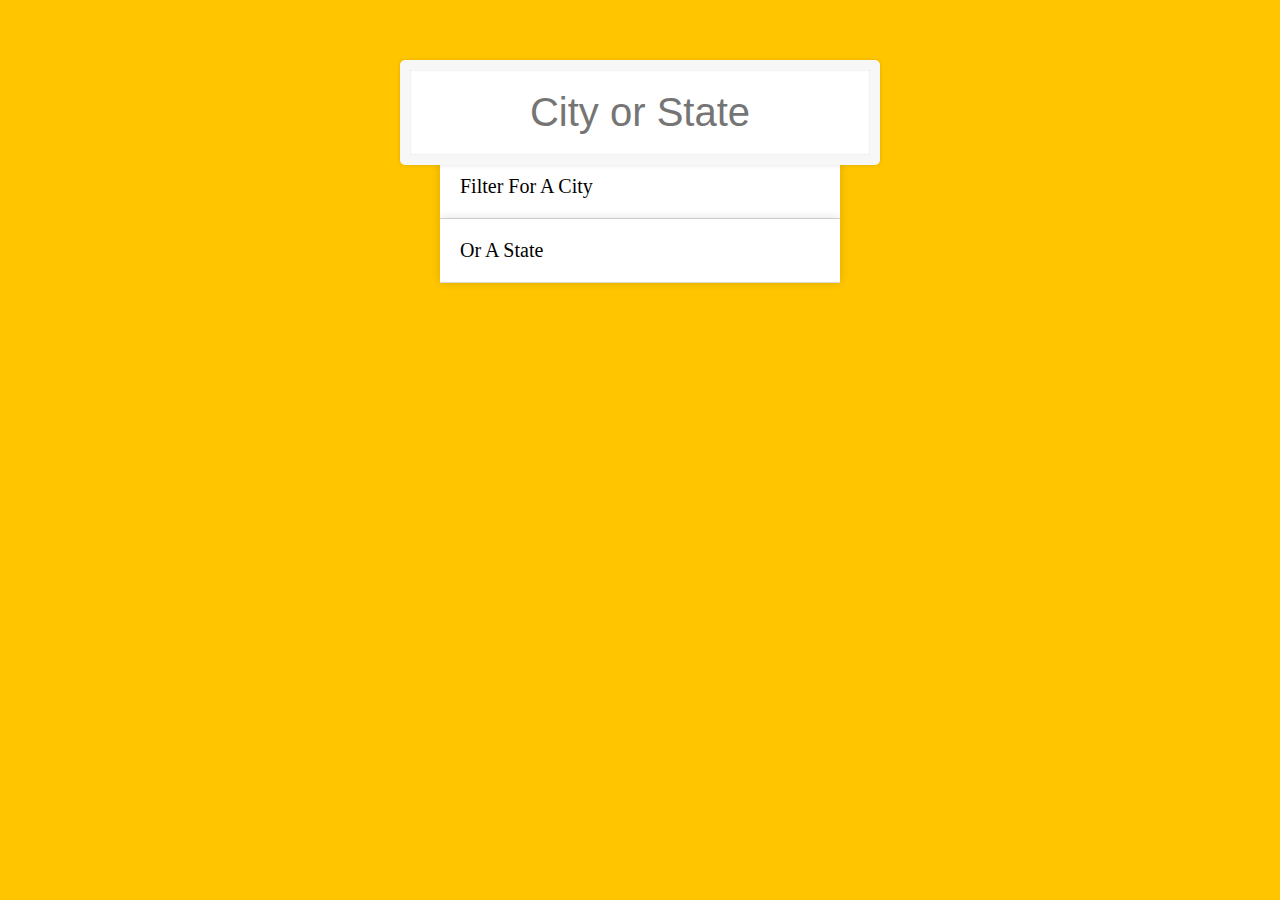
<file: Ajax Type Ahead/index.html>
<!DOCTYPE html>
<html lang="en">
<head>
  <meta charset="UTF-8">
  <title>Type Ahead 👀</title>
  <link rel="stylesheet" href="style.css">
</head>
<body>

  <form class="search-form">
    <input type="text" class="search" placeholder="City or State">
    <ul class="suggestions">
      <li>Filter for a city</li>
      <li>or a state</li>
    </ul>
  </form>
<script src="./script.js"></script>
</body>
</html>
</file>
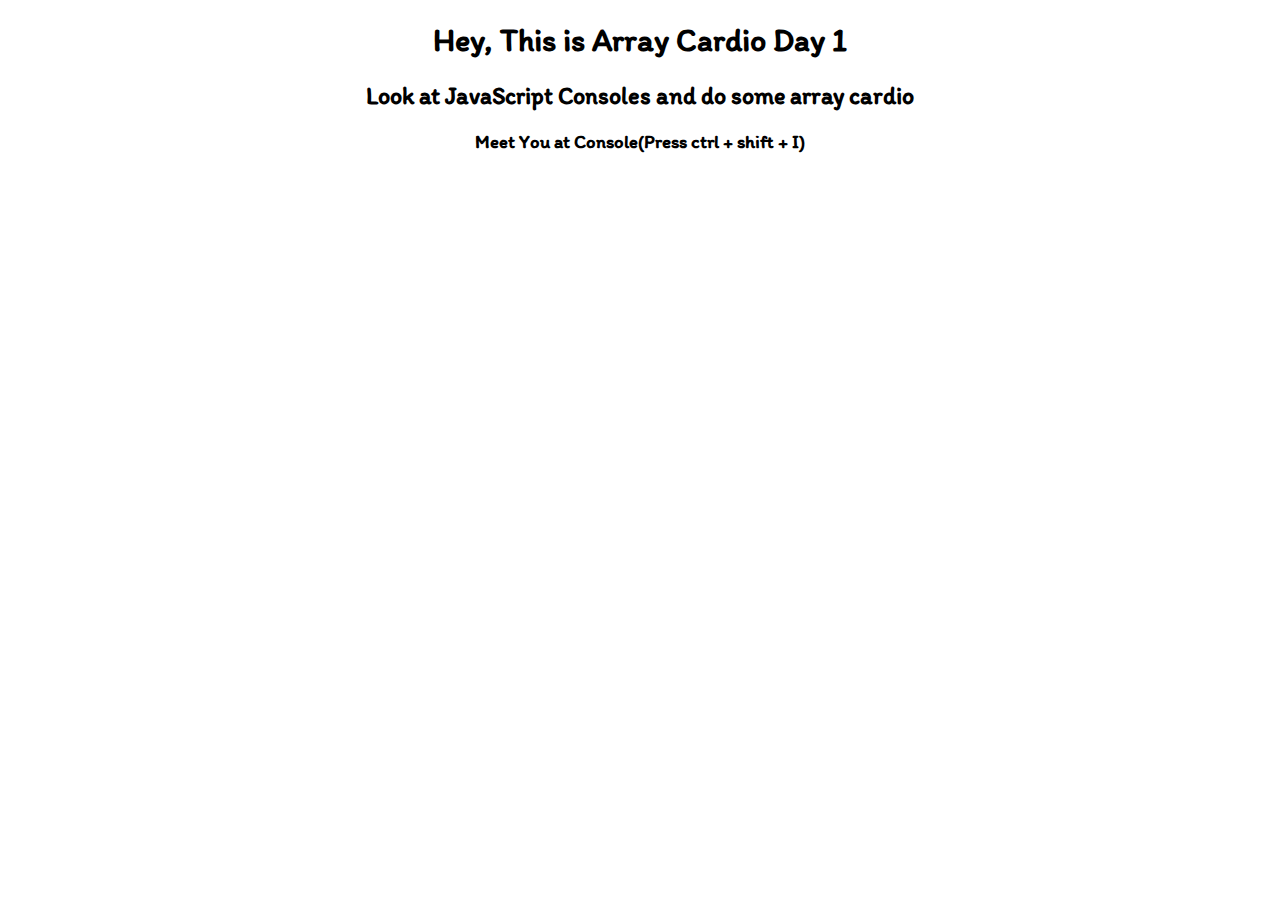
<file: Array Cardio Day1/index.html>
<!DOCTYPE html>
<html lang="en">
<head>
    <meta charset="UTF-8">
    <meta http-equiv="X-UA-Compatible" content="IE=edge">
    <meta name="viewport" content="width=device-width, initial-scale=1.0">
    <title>Array Cardio Day 1</title>
</head>
<style>
    @import url('https://fonts.googleapis.com/css2?family=Itim&display=swap');
    .h1,.h2,.h3{
        text-align: center;
        font-family: 'Itim', cursive;
    }
</style>
<body>
    <h1 class="h1">Hey, This is Array Cardio Day 1</h1>
    <h2 class="h2">Look at JavaScript Consoles and do some array cardio</h2>
    <h3 class="h3">Meet You at Console(Press ctrl + shift + I)</h3>
    
<script src="script.js"></script>
</body>
</html>
</file>
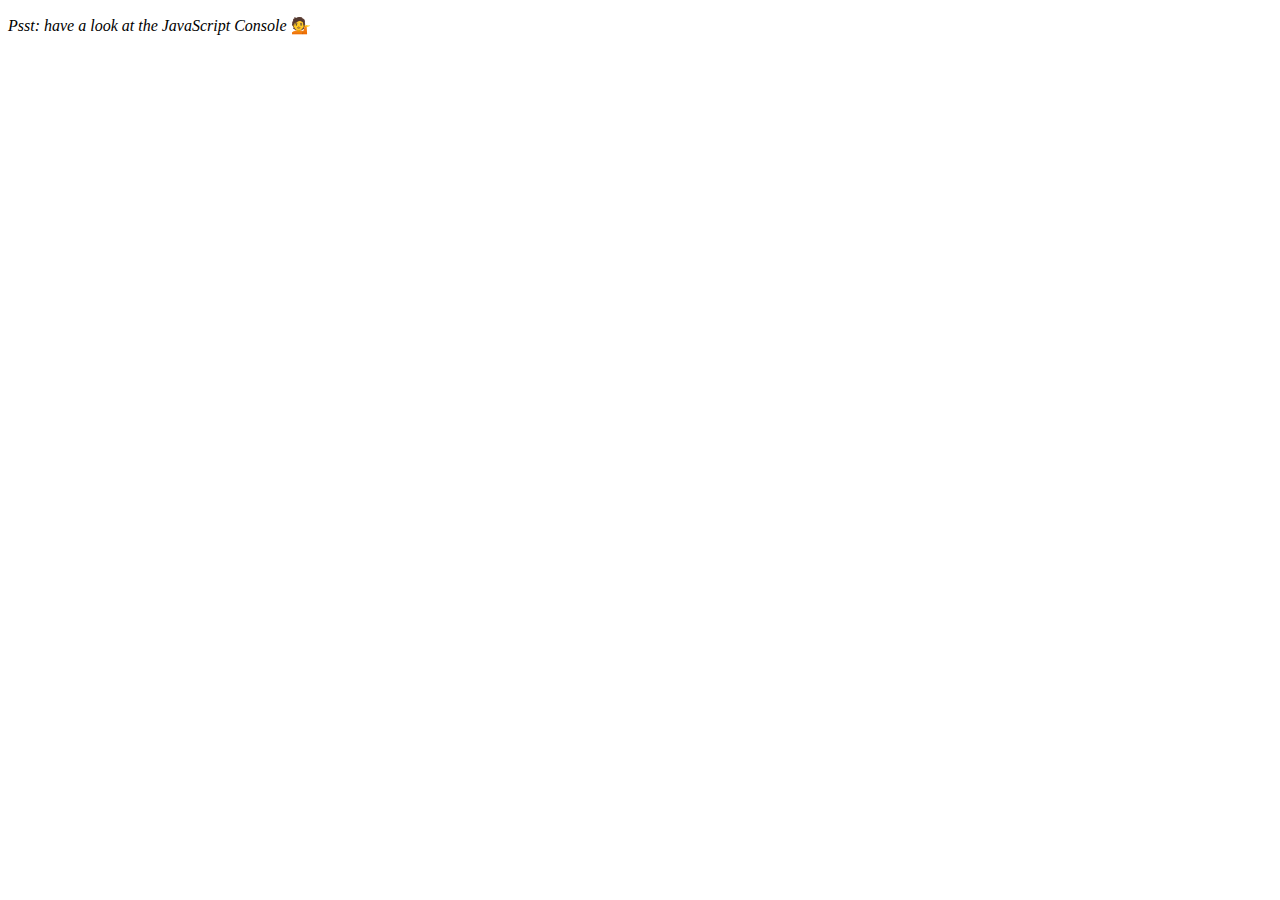
<file: Array Cardio Day2/index.html>
<!DOCTYPE html>
<html lang="en">
<head>
  <meta charset="UTF-8">
  <title>Array Cardio 💪💪</title>
</head>
<body>
  <p><em>Psst: have a look at the JavaScript Console</em> 💁</p>
  <script>
    // ## Array Cardio Day 2

    const people = [
      { name: 'Wes', year: 1988 },
      { name: 'Kait', year: 1986 },
      { name: 'Irv', year: 1970 },
      { name: 'Lux', year: 2015 }
    ];

    const comments = [
      { text: 'Love this!', id: 523423 },
      { text: 'Super good', id: 823423 },
      { text: 'You are the best', id: 2039842 },
      { text: 'Ramen is my fav food ever', id: 123523 },
      { text: 'Nice Nice Nice!', id: 542328 }
    ];

    // Some and Every Checks
    // Array.prototype.some() // is at least one person 19 or older?
    const isAdult = people.some(person => {
        const currentYear = (new Date()).getFullYear();
        return currentYear - person.year >= 19;
    });

    console.log(isAdult);

    // Array.prototype.every() // is everyone 19 or older?
    const isAllAdult = people.every(person => {
        const currentYear = (new Date()).getFullYear();
        return currentYear - person.year >= 19;
    });

    console.log(isAllAdult);


    // Array.prototype.find()
    // Find is like filter, but instead returns just the one you are looking for
    // find the comment with the ID of 823423
    const comment = comments.find(comment => {
        if(comment.id === 823423){
            return true;
        }
    })
    console.log(comment);
    /* 
    arrow function code
    const comment = comments.find(comment => {comment.id === 823423};
    console.log(comment);
    */

    // Array.prototype.findIndex()
    // Find the comment with this ID
    // delete the comment with the ID of 823423
    const index = comments.findIndex(comment => comment.id === 823423);
    console.log(index);
    comments.splice(index, 1);

    //or
    const newComments = [
        ...comments.slice(0, index),
        ...comments.splice(index + 1)
    ];
    console.log(newComments);
  </script>
</body>
</html>
</file>
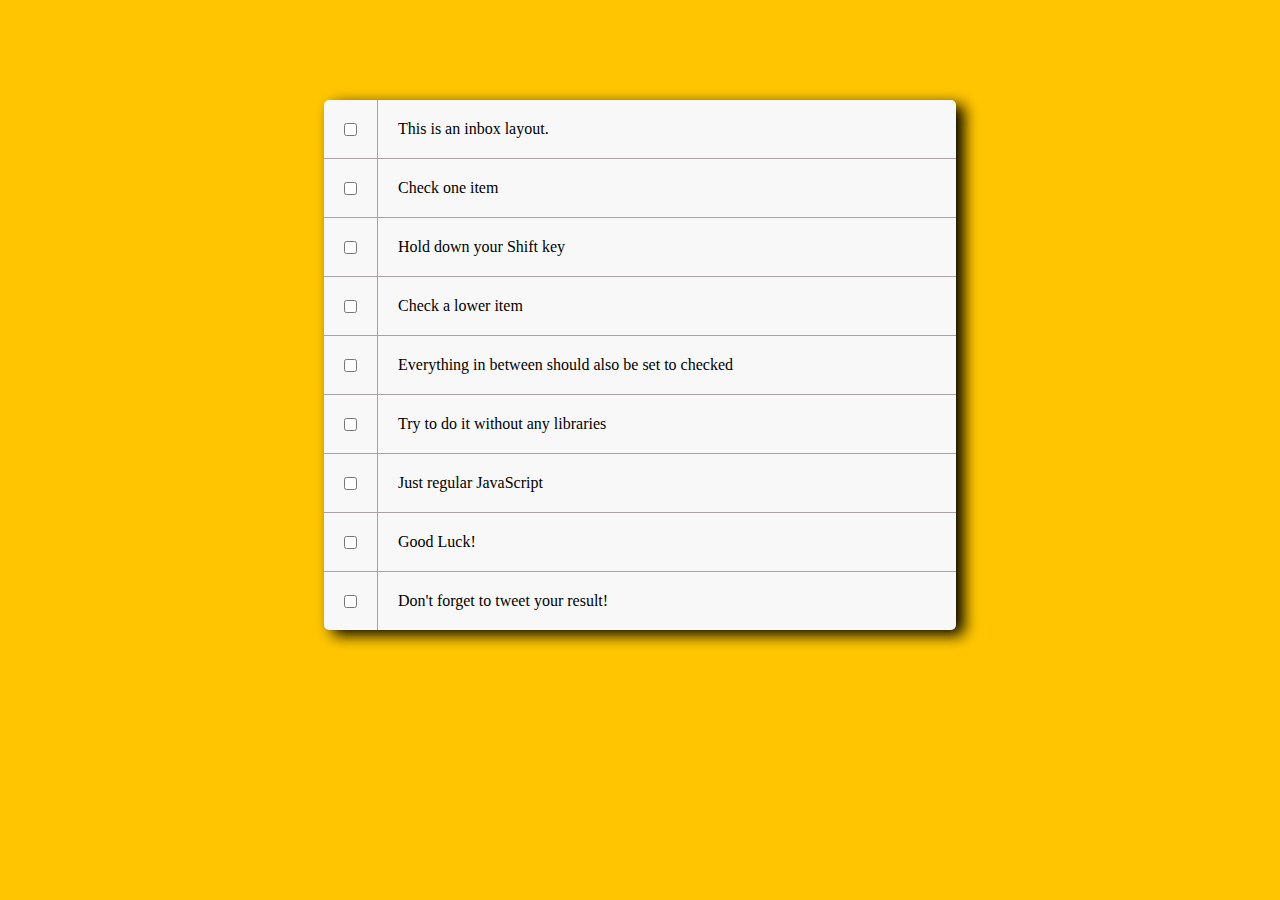
<file: check multiple checkboxes/index.html>
<!DOCTYPE html>
<html lang="en">
<head>
  <meta charset="UTF-8">
  <title>Hold Shift to Check Multiple Checkboxes</title>
</head>
<link rel="stylesheet" href="./style.css">
<body>
    <!--
   The following is a common layout you would see in an email client.
   When a user clicks a checkbox, holds Shift, and then clicks another checkbox a few rows down, all the checkboxes inbetween those two checkboxes should be checked.
  -->
    <div class="inbox">
        <div class="item">
            <input type="checkbox">
            <p>This is an inbox layout.</p>
        </div>
        <div class="item">
            <input type="checkbox">
            <p>Check one item</p>
        </div>
        <div class="item">
            <input type="checkbox">
            <p>Hold down your Shift key</p>
        </div>
        <div class="item">
            <input type="checkbox">
            <p>Check a lower item</p>
        </div>
        <div class="item">
            <input type="checkbox">
            <p>Everything in between should also be set to checked</p>
        </div>
        <div class="item">
            <input type="checkbox">
            <p>Try to do it without any libraries</p>
        </div>
        <div class="item">
            <input type="checkbox">
            <p>Just regular JavaScript</p>
        </div>
        <div class="item">
            <input type="checkbox">
            <p>Good Luck!</p>
        </div>
        <div class="item">
            <input type="checkbox">
            <p>Don't forget to tweet your result!</p>
        </div>
    </div>
<script src="./script.js"></script>
</body>
</html>
</file>
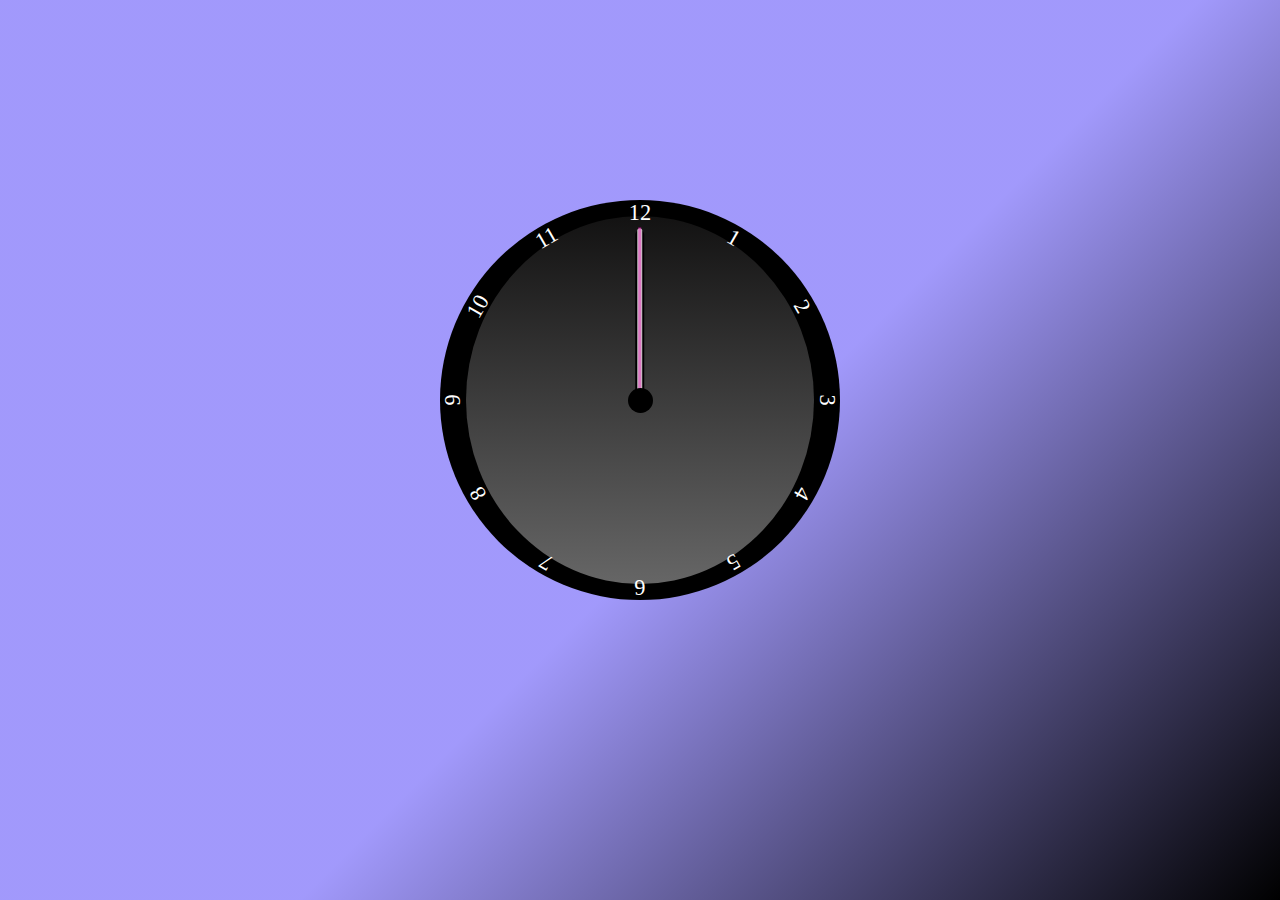
<file: CSS Clock/index.html>
<!DOCTYPE html>
<html lang="en">
<head>
    <meta charset="UTF-8">
    <meta http-equiv="X-UA-Compatible" content="IE=edge">
    <meta name="viewport" content="width=device-width, initial-scale=1.0">
    <title>CSS Clock</title>
    <link rel="stylesheet" href="./style.css">
</head>
<body>
    <div class="clock">
        <div class="clock-face">
            <div class="hand hour" hour-hand></div>
            <div class="hand minute" minute-hand></div>
            <div class="hand second" second-hand></div>
        </div>
        <div class="number number1">1</div>
        <div class="number number2">2</div>
        <div class="number number3">3</div>
        <div class="number number4">4</div>
        <div class="number number5">5</div>
        <div class="number number6">6</div>
        <div class="number number7">7</div>
        <div class="number number8">8</div>
        <div class="number number9">9</div>
        <div class="number number10">10</div>
        <div class="number number11">11</div>
        <div class="number number12">12</div>
        
    </div>
    
    
    
<script src="./script.js"></script>
</body>
</html>
</file>
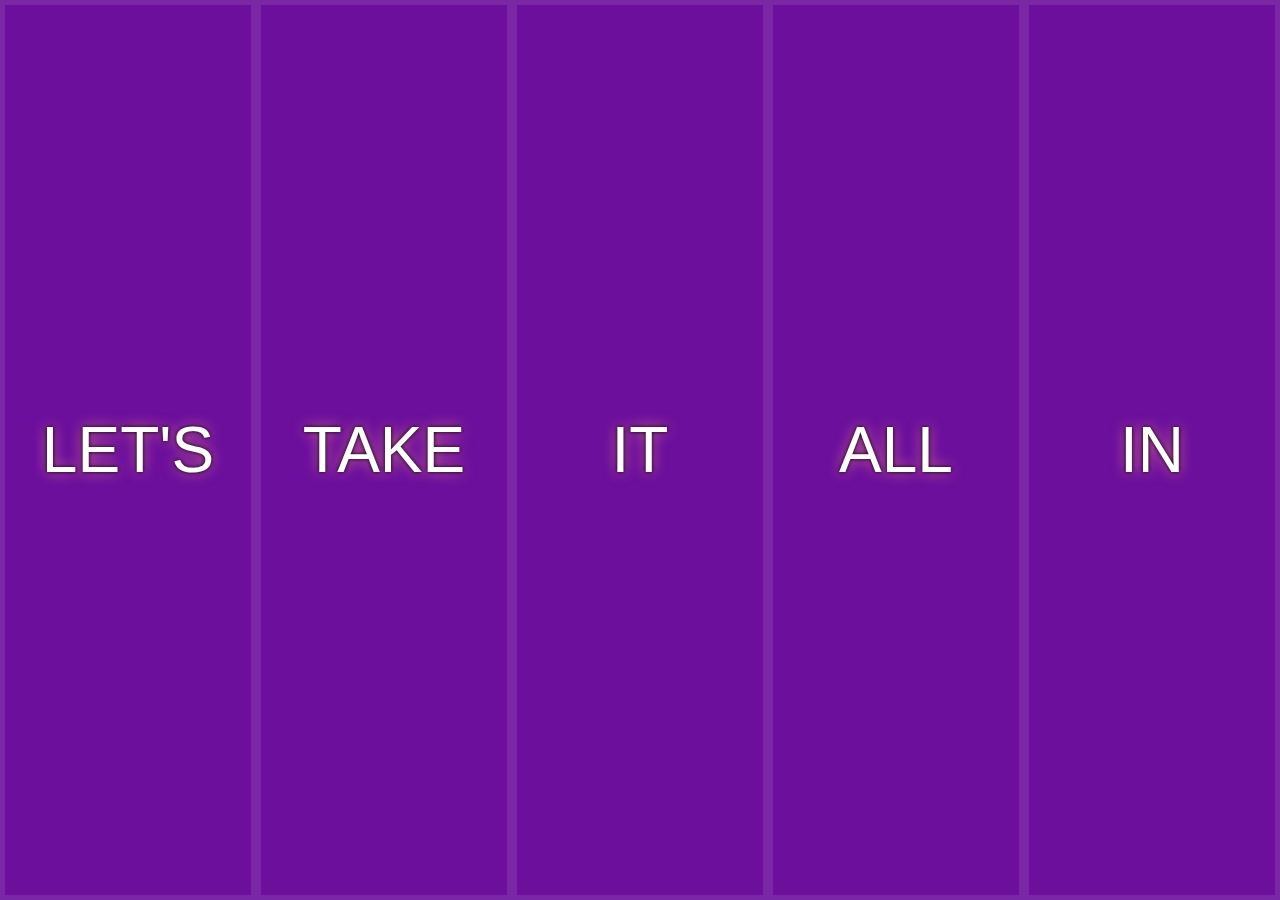
<file: Flex Image Gallery/index.html>
<!DOCTYPE html>
<html lang="en">
<head>
    <meta charset="UTF-8">
    <meta http-equiv="X-UA-Compatible" content="IE=edge">
    <meta name="viewport" content="width=device-width, initial-scale=1.0">
    <link rel="stylesheet" href="./style.css">
    <title>Flex Pannel</title>
</head>
<body>
    <div class="panels">
        <div class="panel panel1">
          <p>Hey</p>
          <p>Let's</p>
          <p>Dance</p>
        </div>
        <div class="panel panel2">
          <p>Give</p>
          <p>Take</p>
          <p>Receive</p>
        </div>
        <div class="panel panel3">
          <p>Experience</p>
          <p>It</p>
          <p>Today</p>
        </div>
        <div class="panel panel4">
          <p>Give</p>
          <p>All</p>
          <p>You can</p>
        </div>
        <div class="panel panel5">
          <p>Life</p>
          <p>In</p>
          <p>Motion</p>
        </div>
      </div>
<script>
    const panels = document.querySelectorAll('.panel');

    function toggelOpen(e) {
        e.target.classList.toggle("open");
    }
    const openActiveClass = (e) => {
      if (e.propertyName.includes('flex')){
        e.target.classList.toggle('open-active');
      }
    }
    panels.forEach(panel => panel.addEventListener("click", toggelOpen))
    panels.forEach(panel => panel.addEventListener('transitionend', openActiveClass));
</script>
</body>
</html>
</file>
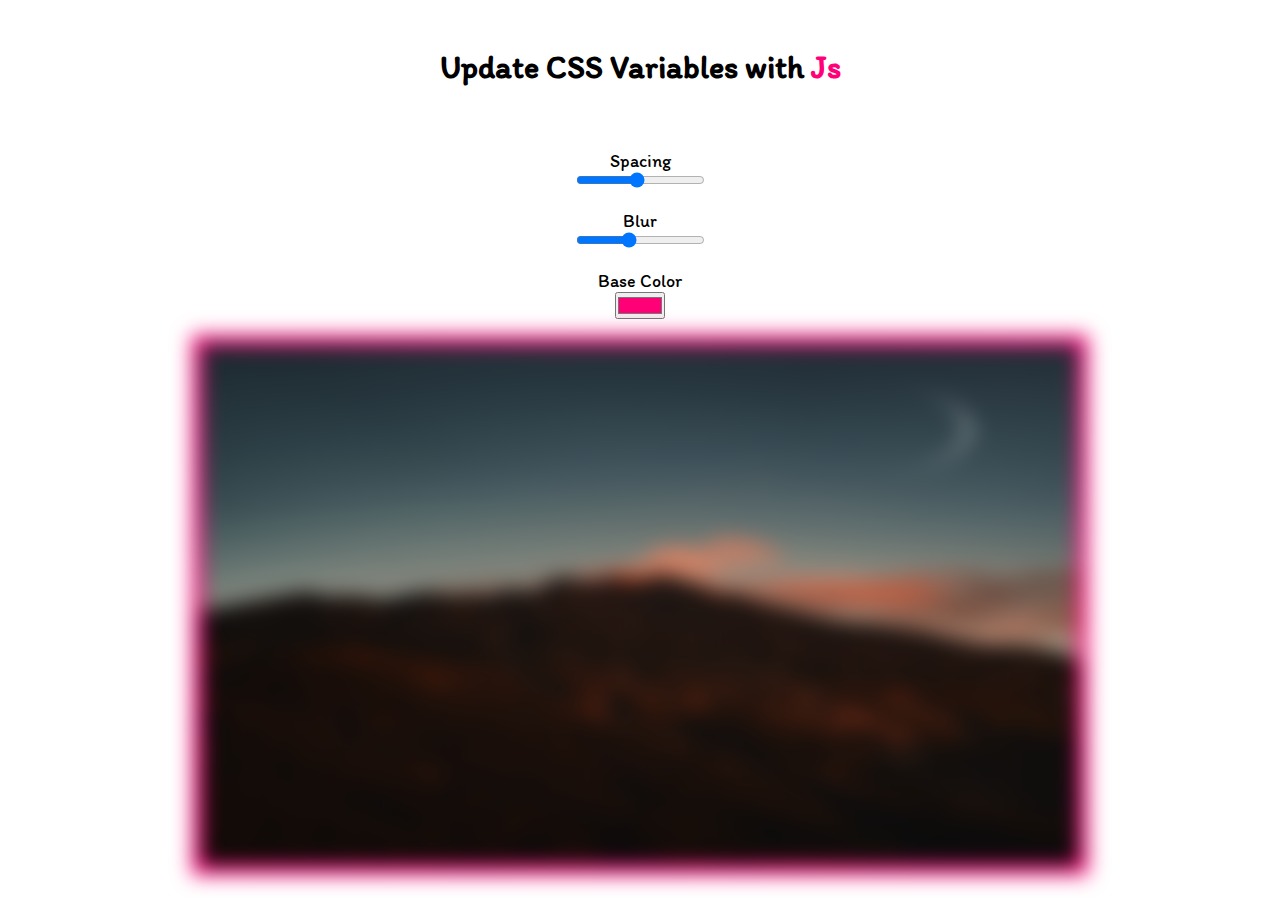
<file: Update_Variables/index.html>
<!DOCTYPE html>
<html lang="en">
<head>
    <meta charset="UTF-8">
    <meta http-equiv="X-UA-Compatible" content="IE=edge">
    <meta name="viewport" content="width=device-width, initial-scale=1.0">
    <link rel="stylesheet" href="style.css">
    <title>Document</title>
</head>
<body>
    <h1>Update CSS Variables with <span class="h1">Js</span> </h1>
    <main>
        <div class="controls">
            <label for="spacing">Spacing</label>
            <input type="range" name="spacing" min="10" max="200" value="100" data-sizing="px"><br>

            <label for="blur">Blur</label>
            <input type="range" name="blur" min="0" max="25" value="10" data-sizing="px"><br>

            <label for="base">Base Color</label>
            <input type="color" name="base" value="#ff0077">
        </div>
        <img src="1.jpg" alt="sprituality">
        
    </main>
    
    
<script src="script.js"></script>
</body>
</html>
</file>
<file: Ajax Type Ahead/style.css>
html {
    box-sizing: border-box;
    background: #ffc600;
    font-family: 'helvetica neue';
    font-size: 20px;
    font-weight: 200;
}
  
*, *:before, *:after {
    box-sizing: inherit;
}
  
input {
    width: 100%;
    padding: 20px;
}
  
.search-form {
    max-width: 400px;
    margin: 50px auto;
}
  
input.search {
    margin: 0;
    text-align: center;
    outline: 0;
    border: 10px solid #F7F7F7;
    width: 120%;
    left: -10%;
    position: relative;
    top: 10px;
    z-index: 2;
    border-radius: 5px;
    font-size: 40px;
    box-shadow: 0 0 5px rgba(0, 0, 0, 0.12), inset 0 0 2px rgba(0, 0, 0, 0.19);
}
  
.suggestions {
    margin: 0;
    padding: 0;
    position: relative;
    /*perspective: 20px;*/
}
  
.suggestions li {
    background: white;
    list-style: none;
    border-bottom: 1px solid #D8D8D8;
    box-shadow: 0 0 10px rgba(0, 0, 0, 0.14);
    margin: 0;
    padding: 20px;
    transition: background 0.2s;
    display: flex;
    justify-content: space-between;
    text-transform: capitalize;
}
  
span.population {
    font-size: 15px;
}
  
.hl {
    background: #ffc600;
}
</file>
<file: check multiple checkboxes/style.css>
html{
    background:#ffc600;
    font-family:Georgia, 'Times New Roman', Times, serif;
}
.inbox{
    width:50%;
    margin:100px auto;
    background:rgb(248, 248, 248);
    box-shadow: 8px 5px 15px rgb(0, 0, 0);
    border-radius: 5px;
}
.item{
    display:flex;
    align-items:center;
    border-bottom: 1px solid rgb(170, 162, 162);
}
.item:last-child{
    border:0;
}
input:checked + p{
    background:rgb(224, 224, 224);
    text-decoration: line-through;
}
input[type="checkbox"]{
    margin: 20px;
}
p{
    margin: 0;
    padding: 20px;
    flex:1;
    transition: background 0.2s ease-in;
    font-size: 1rem;
    font-weight: 200;
    border-left: 1px solid rgb(170, 162, 162);
}
</file>
<file: CSS Clock/style.css>
*{
    margin: 0;
    padding: 0;
    box-sizing: border-box;
}
html{
    background: linear-gradient(-45deg , black,  rgba(21, 0, 246, 0.4) 45%);
    background-repeat: no-repeat;
    height:100vh;
    animation: changecolor 5s infinite ease-in-out alternate-reverse;
}


.clock{
    width:400px;
    height:400px;
    background-color: rgb(0, 0, 0);
    border-radius: 50%;
    position:relative;
    top:50%;
    left:50%;
    transform:translate(-50%, 50%);
    display: flex;
    justify-content:center;
    align-items: center;
    padding:1rem;
    
    
}
.clock::after{
    content: '';
    position:absolute;
    background-color:black;
    width:25px;
    height:25px;
    border-radius: 50%;
}
.clock-face{
    margin:10px;
    position: relative;
    height: 100%;
    width:100%;
    background: linear-gradient(rgba(94, 91, 91, 0.2),rgba(255, 255, 255, 0.4));
    border-radius: 50%;
}
.hand{
    width:50%;
    height: 4px;
    background-color:rgb(199, 198, 198);
    position: absolute;
    top:50%;
    transform-origin: 100%;
    transform: rotate(90deg);
    
    transition-timing-function: cubic-bezier(0.06, 0.74, 0.58, 1);
}
.second{
    height:2.5px;
    background-color:rgba(255, 0, 191, 0.4);
}
.hour{
    height:8.5px;
    background-color:black;
    border-radius: 20px;
}
.minute{
    height:4.5px;
    border-radius: 20px;
}
.number{
    --rotation:0;
    font-size:1.4rem;
    color:white;
    position: absolute;
    width:100%;
    height: 100%;
    font-weight:darker;
    text-align: center;
    transform: rotate(var(rotation));
}
.number1{transform: rotate(30deg);}
.number2{transform: rotate(60deg);}
.number3{transform: rotate(90deg);}
.number4{transform: rotate(120deg);}
.number5{transform: rotate(150deg);}
.number6{transform: rotate(180deg);}
.number7{transform: rotate(210deg);}
.number8{transform: rotate(240deg);}
.number9{transform: rotate(270deg);}
.number10{transform: rotate(300deg);}
.number11{transform: rotate(330deg);}
.number12{transform: rotate(360deg);}

@keyframes changecolor{
    0%{
        background: linear-gradient(-45deg ,black,  rgba(21, 0, 246, 0.4) 50%);
    }
    10%{
        background: linear-gradient(-45deg ,black,  rgba(21, 0, 246, 0.4) 54%);
    }
    20%{
        background: linear-gradient(-45deg ,black,  rgba(21, 0, 246, 0.4) 58%);
    }
    30%{
        background: linear-gradient(-45deg ,black,  rgba(21, 0, 246, 0.4) 60%);
    }
    40%{
        background: linear-gradient(-45deg ,black,  rgba(21, 0, 246, 0.4) 63%);
    }
    50%{
        background: linear-gradient(-45deg ,black,  rgba(21, 0, 246, 0.4) 66%);
    }
    60%{
        background: linear-gradient(-45deg ,black,  rgba(21, 0, 246, 0.4) 69%);
    }
    70%{
        background: linear-gradient(-45deg ,black,  rgba(21, 0, 246, 0.4) 73%);
    }
    80%{
        background: linear-gradient(-45deg ,black,  rgba(21, 0, 246, 0.4) 78%);
    }
    90%{
        background: linear-gradient(-45deg ,black,  rgba(21, 0, 246, 0.4) 82%);
    }
    100%{
        background: linear-gradient(-45deg ,black,  rgba(21, 0, 246, 0.4) 100%);
    }
}
</file>
<file: Flex Image Gallery/style.css>
@import url('https://fonts.googleapis.com/css2?family=Itim&display=swap');
html {
    box-sizing: border-box;
    background: #ffc600;
    font-family: 'Itim', cursive;
    font-size: 20px;
    font-weight: 200;
}
*, *:before, *:after {
    box-sizing: inherit;
}
  
body {
    margin: 0;
}
  
.panels {
    min-height: 100vh;
    overflow: hidden;
    display: flex;
    
}
.panel {
    background: #6B0F9C;
    box-shadow: inset 0 0 0 5px rgba(255,255,255,0.1);
    color: white;
    text-align: center;
    align-items: center;
    /* Safari transitionend event.propertyName === flex */
    /* Chrome + FF transitionend event.propertyName === flex-grow */
    transition:
      font-size 0.7s cubic-bezier(0.61,-0.19, 0.7,-0.11),
      flex 0.7s cubic-bezier(0.61,-0.19, 0.7,-0.11),
      background 0.2s;
    font-size: 20px;
    background-size: cover;
    background-position: center;
    flex: 1;
    display: flex;
    flex-direction: column;
    justify-content: center;
    
}
.panel > *{
    margin: 0;
    width: 100%;
    display: inline-block;
    transition: transform 0.5s;
    flex: 1;
    display: flex;
    justify-content: center;
    align-items: center;
}
.panel > *:first-child{transform: translateY(-100%);}
.panel.open-active > *:first-child{transform: translateY(0);}
.panel > *:last-child{transform: translateY(100%);}
.panel.open-active > *:last-child{transform: translateY(0);}
.panel p{
    text-transform: uppercase;
    font-size: 1.5rem;
    text-shadow: 0 0 4px rgb(0, 0, 0), 0 0 14px palevioletred;
}
.panel p:nth-child(2){
    font-size: 3.2rem;
    font-family: 'Gill Sans', 'Gill Sans MT', Calibri, 'Trebuchet MS', sans-serif;
}

.panel1 { background-image:url(https://source.unsplash.com/gYl-UtwNg_I/1500x1500); }
.panel2 { background-image:url(https://source.unsplash.com/rFKUFzjPYiQ/1500x1500); }
.panel3 { background-image:url(https://images.unsplash.com/photo-1465188162913-8fb5709d6d57?ixlib=rb-0.3.5&q=80&fm=jpg&crop=faces&cs=tinysrgb&w=1500&h=1500&fit=crop&s=967e8a713a4e395260793fc8c802901d); }
.panel4 { background-image:url(https://source.unsplash.com/ITjiVXcwVng/1500x1500); }
.panel5 { background-image:url(https://source.unsplash.com/3MNzGlQM7qs/1500x1500); }

.panel.open{
    font-size: 50px;
    flex: 5;
}
</file>
<file: Update_Variables/style.css>
@import url('https://fonts.googleapis.com/css2?family=Itim&display=swap');
:root{
    --base: #ff0077;
    --spacing: 10px;
    --blur: 10px;
}
*{
    box-sizing: border-box;
    padding: 0;
    margin: 0;
    font-family: 'Itim', cursive;
}
h1{
    text-align: center;
    margin: 3rem;
}
.h1{
    color: var(--base);
}
main{
    width: 70%;
    margin: auto;
}
img{
    width: 100%;
    height: 60vh;
    padding: var(--spacing);
    background: var(--base);
    filter: blur(var(--blur));
}
.controls{
    display: flex;
    justify-content: center;
    flex-direction: column;
    align-items: center;
    padding: 1rem;
    font-size: large;
}
</file>
